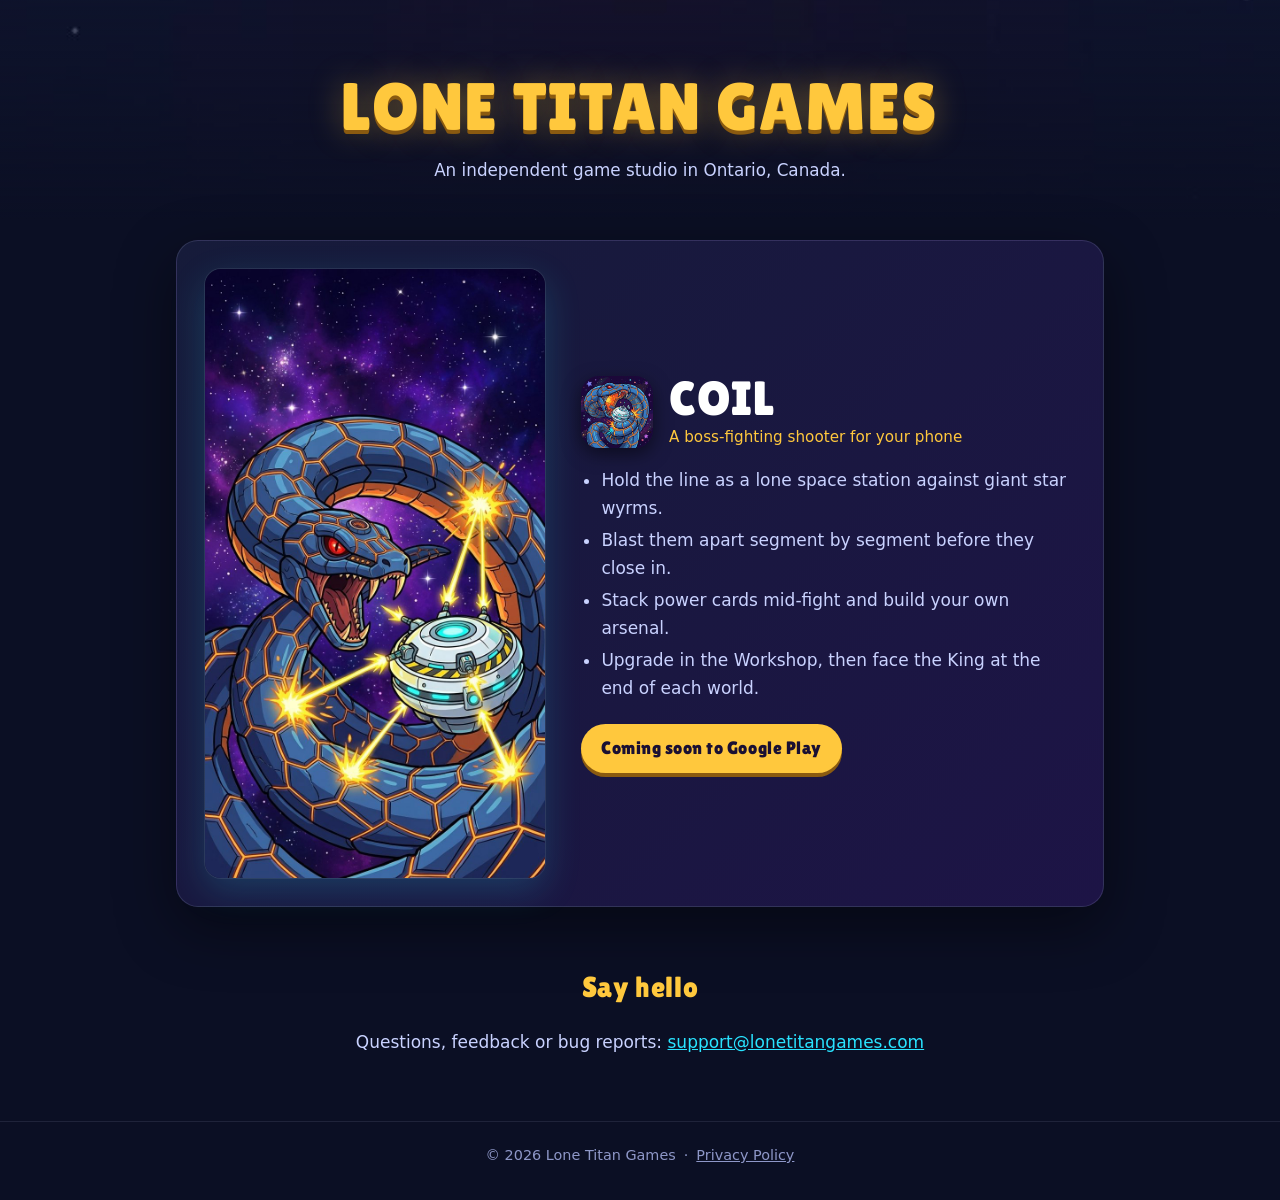
<file: index.html>
<!doctype html>
<html lang="en">
<head>
<meta charset="utf-8">
<meta name="viewport" content="width=device-width, initial-scale=1">
<title>Lone Titan Games</title>
<meta name="description" content="Lone Titan Games is an independent game studio in Ontario, Canada, making Coil, a boss-fighting shooter for your phone.">
<meta property="og:title" content="Lone Titan Games">
<meta property="og:description" content="Makers of Coil, a boss-fighting shooter for your phone.">
<meta property="og:image" content="https://lonetitangames.com/img/coil-key-art.jpg">
<link rel="icon" href="favicon.png">
<link rel="apple-touch-icon" href="img/apple-touch-icon.png">
<link rel="stylesheet" href="style.css">
</head>
<body>
<header class="hero">
  <h1 class="display">LONE TITAN GAMES</h1>
  <p>An independent game studio in Ontario, Canada.</p>
</header>

<main>
  <section class="game" aria-labelledby="coil">
    <img class="art" src="img/coil-key-art.jpg" width="768" height="1376" alt="A giant armoured space wyrm coils around a small space station that fires lasers back at it.">
    <div>
      <div class="title">
        <img class="icon" src="img/coil-icon.jpg" width="256" height="256" alt="">
        <div>
          <h2 id="coil" class="display">COIL</h2>
          <p class="kind">A boss-fighting shooter for your phone</p>
        </div>
      </div>
      <ul>
        <li>Hold the line as a lone space station against giant star wyrms.</li>
        <li>Blast them apart segment by segment before they close in.</li>
        <li>Stack power cards mid-fight and build your own arsenal.</li>
        <li>Upgrade in the Workshop, then face the King at the end of each world.</li>
      </ul>
      <span class="badge">Coming soon to Google Play</span>
    </div>
  </section>

  <section class="contact">
    <h2 class="display">Say hello</h2>
    <p>Questions, feedback or bug reports: <a href="mailto:support@lonetitangames.com">support@lonetitangames.com</a></p>
  </section>
</main>

<footer>
  © 2026 Lone Titan Games<span>·</span><a href="privacy.html">Privacy Policy</a>
</footer>
</body>
</html>
</file>
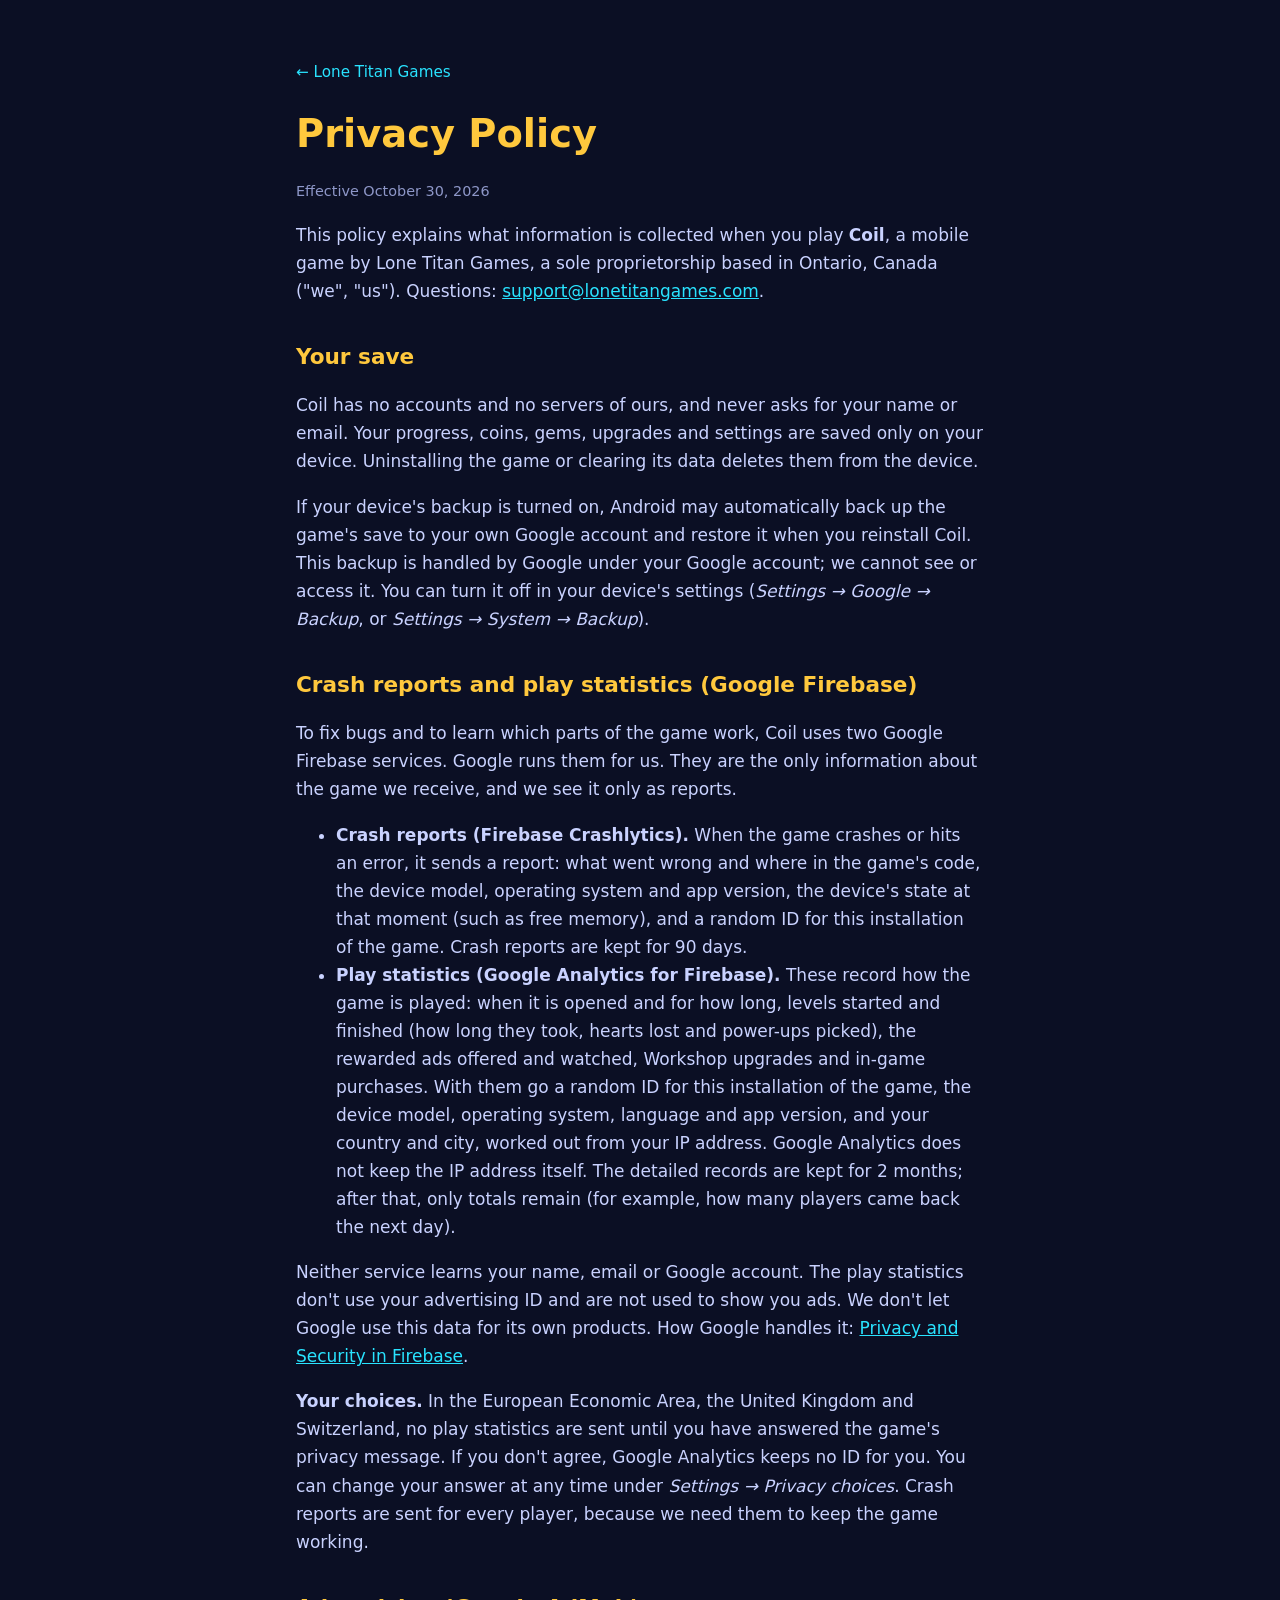
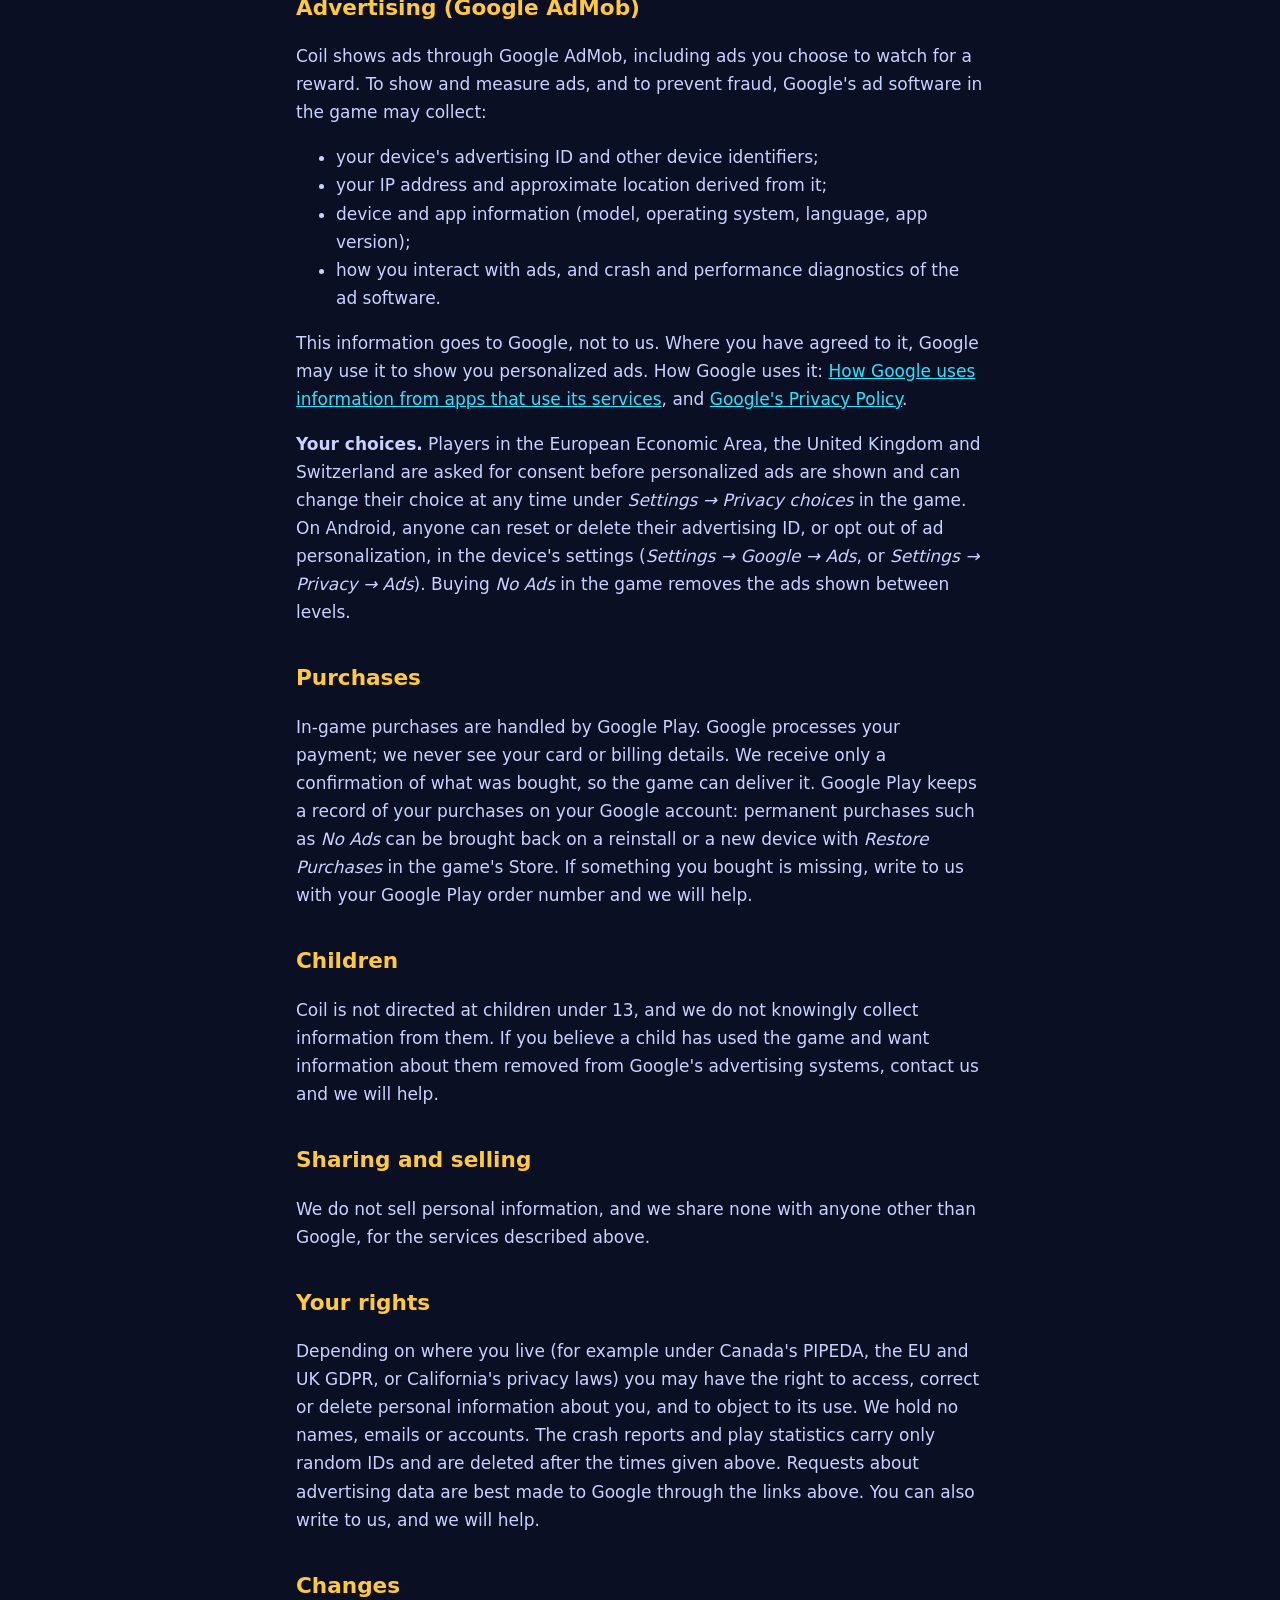
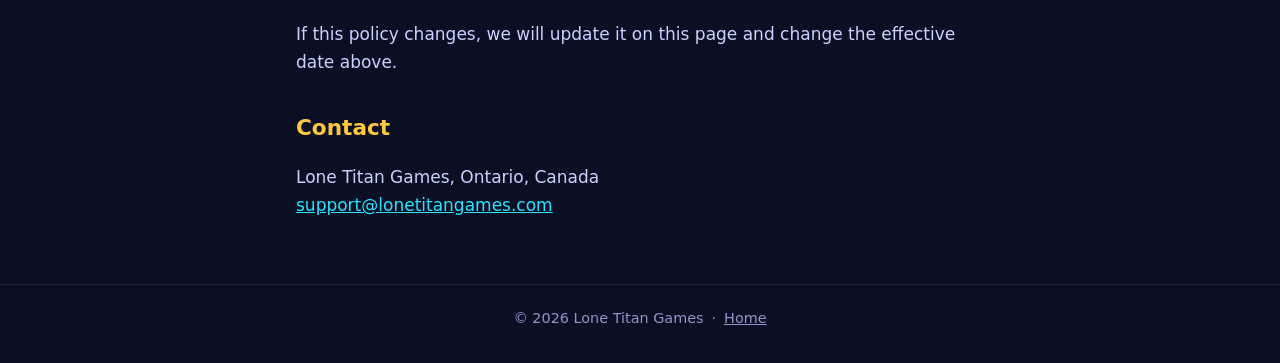
<file: privacy.html>
<!doctype html>
<html lang="en">
<head>
<meta charset="utf-8">
<meta name="viewport" content="width=device-width, initial-scale=1">
<title>Privacy Policy · Lone Titan Games</title>
<link rel="icon" href="favicon.png">
<link rel="stylesheet" href="style.css">
</head>
<body>
<main class="doc">
<p><a class="back" href="/">← Lone Titan Games</a></p>
<h1>Privacy Policy</h1>
<p class="small">Effective October 30, 2026</p>

<p>This policy explains what information is collected when you play <strong>Coil</strong>, a mobile game by Lone Titan Games, a sole proprietorship based in Ontario, Canada ("we", "us"). Questions: <a href="mailto:support@lonetitangames.com">support@lonetitangames.com</a>.</p>

<h2>Your save</h2>
<p>Coil has no accounts and no servers of ours, and never asks for your name or email. Your progress, coins, gems, upgrades and settings are saved only on your device. Uninstalling the game or clearing its data deletes them from the device.</p>
<p>If your device's backup is turned on, Android may automatically back up the game's save to your own Google account and restore it when you reinstall Coil. This backup is handled by Google under your Google account; we cannot see or access it. You can turn it off in your device's settings (<em>Settings → Google → Backup</em>, or <em>Settings → System → Backup</em>).</p>

<h2>Crash reports and play statistics (Google Firebase)</h2>
<p>To fix bugs and to learn which parts of the game work, Coil uses two Google Firebase services. Google runs them for us. They are the only information about the game we receive, and we see it only as reports.</p>
<ul>
<li><strong>Crash reports (Firebase Crashlytics).</strong> When the game crashes or hits an error, it sends a report: what went wrong and where in the game's code, the device model, operating system and app version, the device's state at that moment (such as free memory), and a random ID for this installation of the game. Crash reports are kept for 90 days.</li>
<li><strong>Play statistics (Google Analytics for Firebase).</strong> These record how the game is played: when it is opened and for how long, levels started and finished (how long they took, hearts lost and power-ups picked), the rewarded ads offered and watched, Workshop upgrades and in-game purchases. With them go a random ID for this installation of the game, the device model, operating system, language and app version, and your country and city, worked out from your IP address. Google Analytics does not keep the IP address itself. The detailed records are kept for 2 months; after that, only totals remain (for example, how many players came back the next day).</li>
</ul>
<p>Neither service learns your name, email or Google account. The play statistics don't use your advertising ID and are not used to show you ads. We don't let Google use this data for its own products. How Google handles it: <a href="https://firebase.google.com/support/privacy">Privacy and Security in Firebase</a>.</p>
<p><strong>Your choices.</strong> In the European Economic Area, the United Kingdom and Switzerland, no play statistics are sent until you have answered the game's privacy message. If you don't agree, Google Analytics keeps no ID for you. You can change your answer at any time under <em>Settings → Privacy choices</em>. Crash reports are sent for every player, because we need them to keep the game working.</p>

<h2>Advertising (Google AdMob)</h2>
<p>Coil shows ads through Google AdMob, including ads you choose to watch for a reward. To show and measure ads, and to prevent fraud, Google's ad software in the game may collect:</p>
<ul>
<li>your device's advertising ID and other device identifiers;</li>
<li>your IP address and approximate location derived from it;</li>
<li>device and app information (model, operating system, language, app version);</li>
<li>how you interact with ads, and crash and performance diagnostics of the ad software.</li>
</ul>
<p>This information goes to Google, not to us. Where you have agreed to it, Google may use it to show you personalized ads. How Google uses it: <a href="https://policies.google.com/technologies/partner-sites">How Google uses information from apps that use its services</a>, and <a href="https://policies.google.com/privacy">Google's Privacy Policy</a>.</p>
<p><strong>Your choices.</strong> Players in the European Economic Area, the United Kingdom and Switzerland are asked for consent before personalized ads are shown and can change their choice at any time under <em>Settings → Privacy choices</em> in the game. On Android, anyone can reset or delete their advertising ID, or opt out of ad personalization, in the device's settings (<em>Settings → Google → Ads</em>, or <em>Settings → Privacy → Ads</em>). Buying <em>No Ads</em> in the game removes the ads shown between levels.</p>

<h2>Purchases</h2>
<p>In-game purchases are handled by Google Play. Google processes your payment; we never see your card or billing details. We receive only a confirmation of what was bought, so the game can deliver it. Google Play keeps a record of your purchases on your Google account: permanent purchases such as <em>No Ads</em> can be brought back on a reinstall or a new device with <em>Restore Purchases</em> in the game's Store. If something you bought is missing, write to us with your Google Play order number and we will help.</p>

<h2>Children</h2>
<p>Coil is not directed at children under 13, and we do not knowingly collect information from them. If you believe a child has used the game and want information about them removed from Google's advertising systems, contact us and we will help.</p>

<h2>Sharing and selling</h2>
<p>We do not sell personal information, and we share none with anyone other than Google, for the services described above.</p>

<h2>Your rights</h2>
<p>Depending on where you live (for example under Canada's PIPEDA, the EU and UK GDPR, or California's privacy laws) you may have the right to access, correct or delete personal information about you, and to object to its use. We hold no names, emails or accounts. The crash reports and play statistics carry only random IDs and are deleted after the times given above. Requests about advertising data are best made to Google through the links above. You can also write to us, and we will help.</p>

<h2>Changes</h2>
<p>If this policy changes, we will update it on this page and change the effective date above.</p>

<h2>Contact</h2>
<p>Lone Titan Games, Ontario, Canada<br><a href="mailto:support@lonetitangames.com">support@lonetitangames.com</a></p>
</main>
<footer>
  © 2026 Lone Titan Games<span>·</span><a href="/">Home</a>
</footer>
</body>
</html>
</file>
<file: style.css>
@font-face { font-family: "Lilita One"; src: url("fonts/LilitaOne-Regular.ttf") format("truetype"); font-display: swap; }

:root {
  color-scheme: dark;
  --bg: #0b0f24;
  --card: #161b3a;
  --text: #c9d2ff;
  --muted: #8e97c8;
  --gold: #ffc83d;
  --cyan: #29e3ff;
  --pink: #ff3fa4;
}

* { box-sizing: border-box; }
body { margin: 0; background: var(--bg); color: var(--text); font: 17px/1.65 system-ui, -apple-system, "Segoe UI", Roboto, sans-serif; }
a { color: var(--cyan); }
img { display: block; max-width: 100%; height: auto; }
.display { font-family: "Lilita One", system-ui, sans-serif; font-weight: 400; letter-spacing: 0.02em; }

/* Studio header over the starfield */
.hero {
  background: linear-gradient(180deg, rgba(11,15,36,0.35), var(--bg) 92%), url("img/space.jpg") center / cover;
  padding: 72px 16px 56px;
  text-align: center;
}
.hero h1 { margin: 0; font-size: clamp(2.4rem, 8vw, 4.2rem); line-height: 1.05; color: var(--gold); text-shadow: 0 4px 0 #8a5a10, 0 0 32px rgba(255,200,61,0.35); }
.hero p { margin: 14px 0 0; color: var(--text); font-size: 1.05rem; }

main { max-width: 960px; margin: 0 auto; padding: 0 16px 48px; }

/* The game card */
.game {
  display: grid; grid-template-columns: minmax(0, 340px) 1fr; gap: 36px; align-items: center;
  background: linear-gradient(135deg, var(--card), #1d1446);
  border: 1px solid rgba(201,210,255,0.14); border-radius: 22px;
  padding: 28px; box-shadow: 0 20px 60px rgba(0,0,0,0.45);
}
.game .art { border-radius: 16px; box-shadow: 0 0 0 1px rgba(255,255,255,0.08), 0 12px 36px rgba(41,227,255,0.18); }
.game .title { display: flex; align-items: center; gap: 16px; }
.game .icon { width: 72px; height: 72px; border-radius: 18px; box-shadow: 0 6px 18px rgba(0,0,0,0.5); }
.game h2 { margin: 0; font-size: 3rem; line-height: 1; color: #fff; }
.game .kind { margin: 2px 0 0; color: var(--gold); font-size: 0.95rem; }
.game ul { padding-left: 1.2em; margin: 16px 0 22px; }
.game li { margin: 4px 0; }
.badge {
  display: inline-block; padding: 10px 20px; border-radius: 999px;
  background: var(--gold); color: #1a1033; font-family: "Lilita One", system-ui, sans-serif; font-size: 1.1rem; letter-spacing: 0.03em;
  box-shadow: 0 4px 0 #8a5a10;
}

.contact { text-align: center; margin-top: 56px; }
.contact h2 { color: var(--gold); font-size: 1.8rem; margin: 0 0 6px; }

footer { border-top: 1px solid rgba(201,210,255,0.1); padding: 22px 16px 32px; text-align: center; color: var(--muted); font-size: 0.9rem; }
footer a { color: var(--muted); }
footer span { margin: 0 8px; }

/* Privacy policy page */
.doc { max-width: 720px; padding-top: 40px; }
.doc h1 { color: var(--gold); font-size: 2.4rem; margin: 8px 0 4px; }
.doc h2 { color: var(--gold); font-size: 1.35rem; margin: 34px 0 6px; }
.small { font-size: 0.9rem; color: var(--muted); }
.back { font-size: 0.95rem; text-decoration: none; }

@media (max-width: 720px) {
  .game { grid-template-columns: minmax(0, 1fr); padding: 18px; gap: 22px; }
  .game .art { width: 100%; max-width: 340px; margin: 0 auto; }
  .game h2 { font-size: 2.5rem; }
}
</file>
